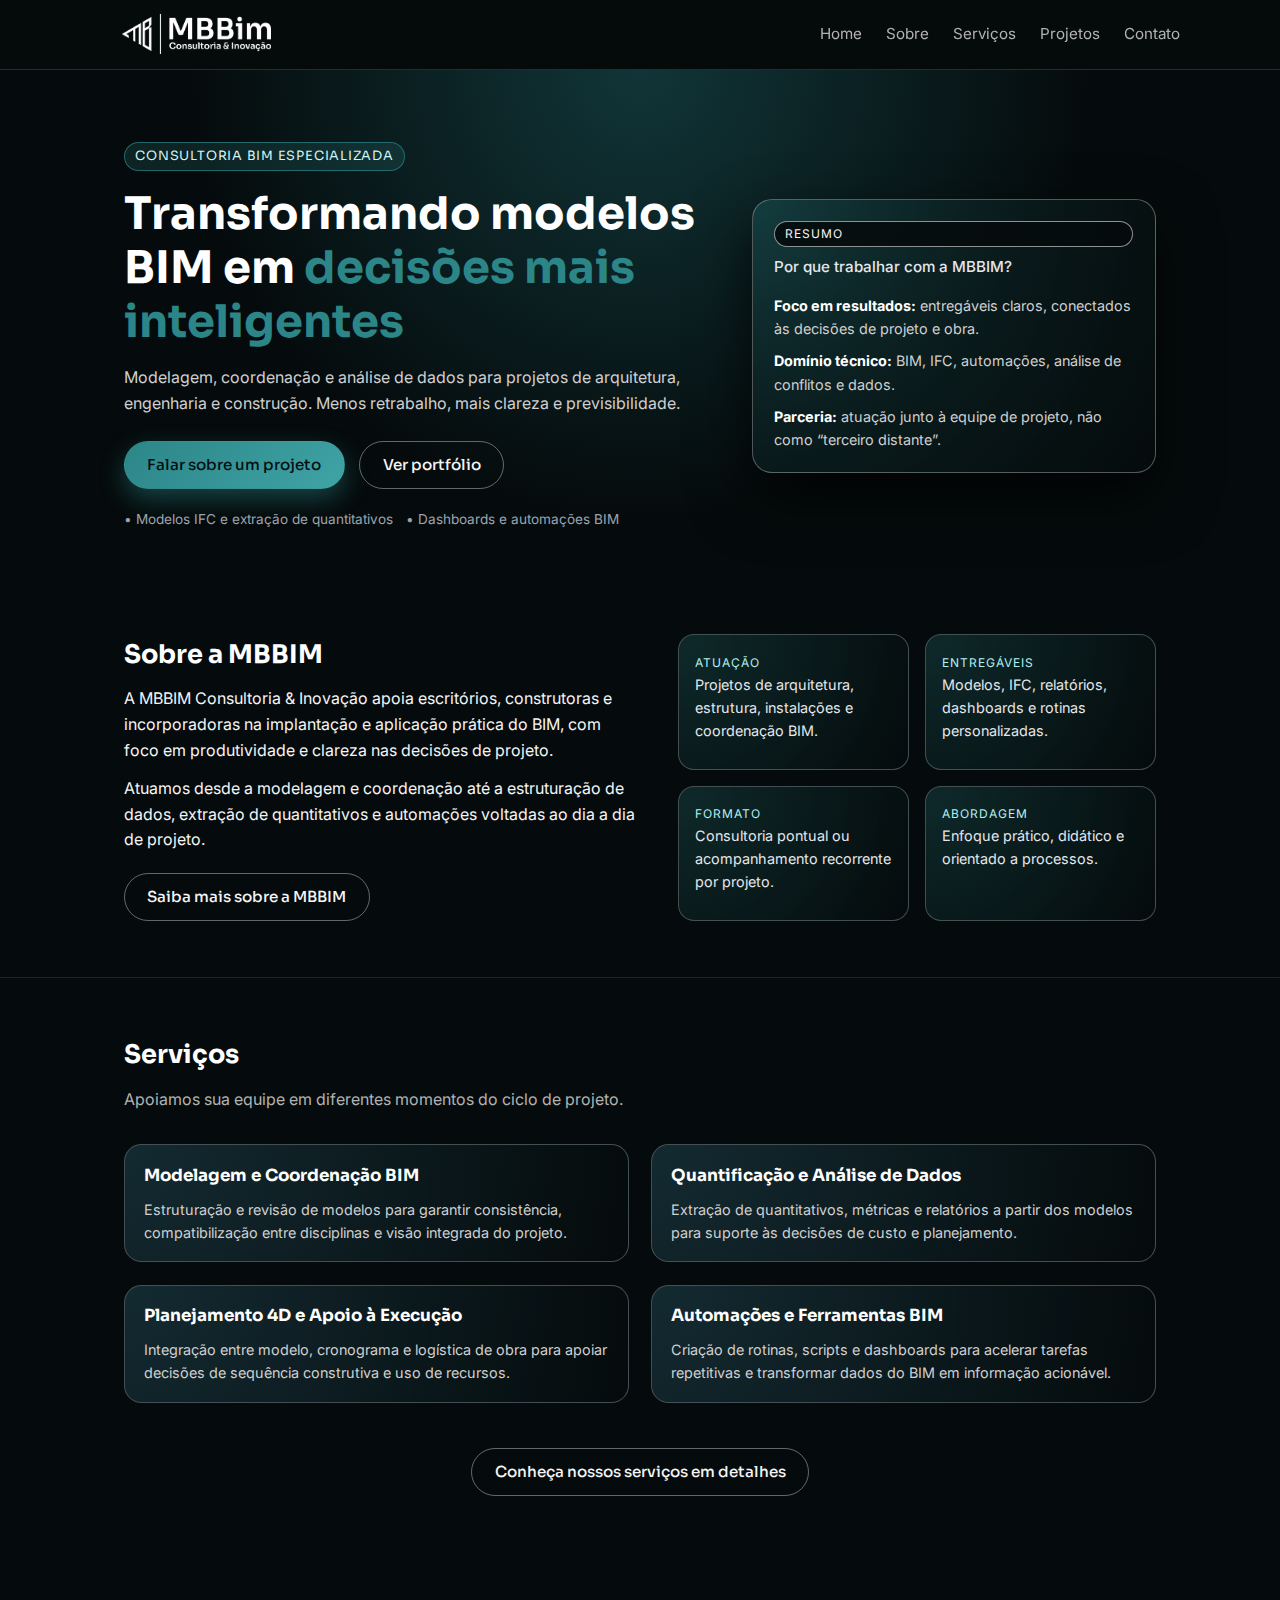
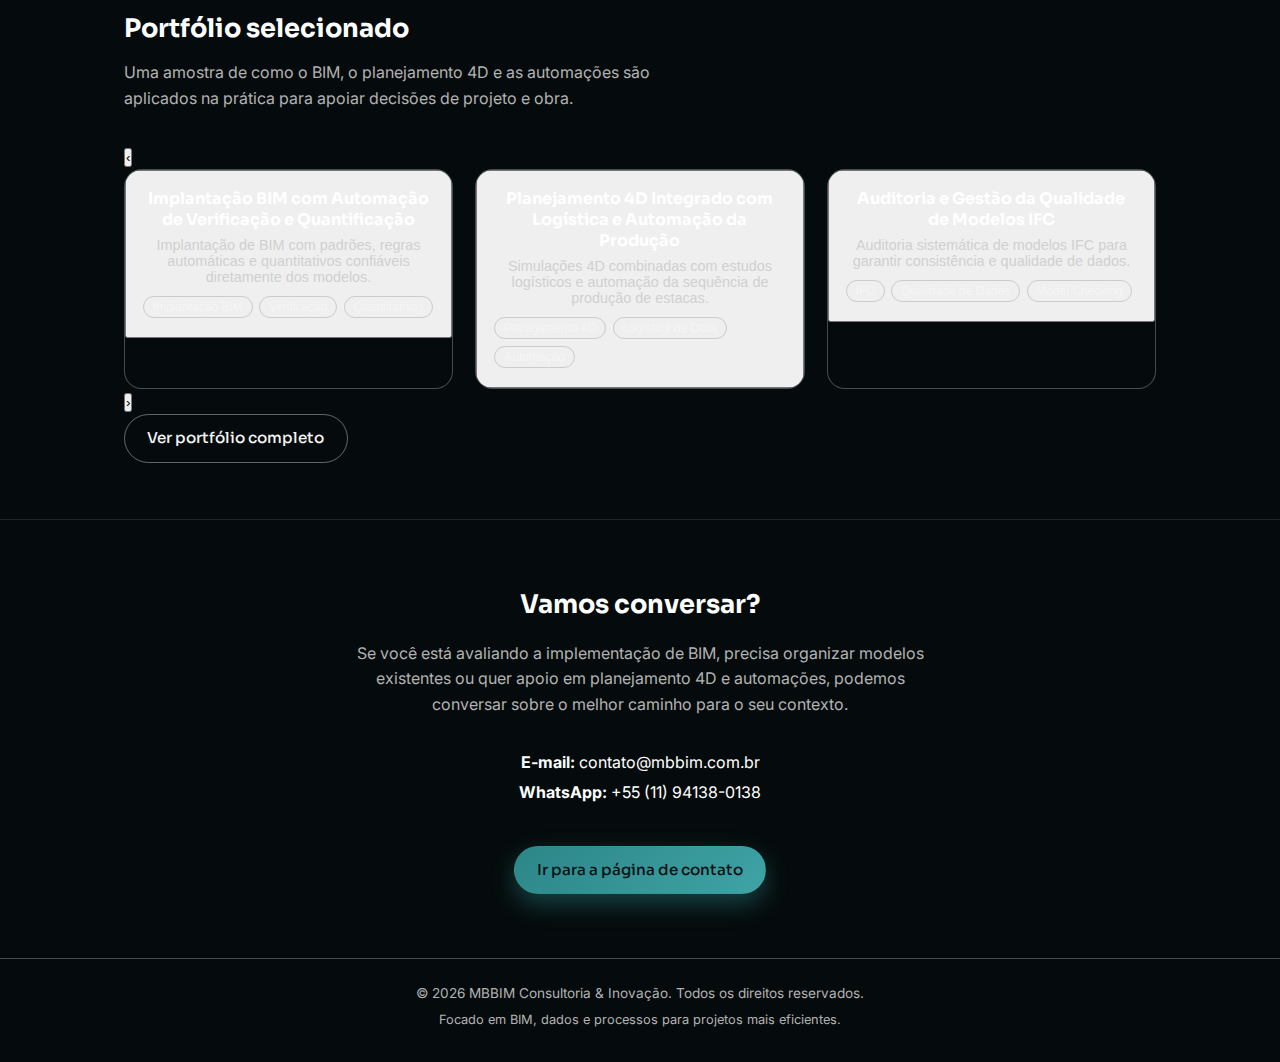
<file: index.html>
<!DOCTYPE html>
<html lang="pt-BR">
<head>
  <meta charset="UTF-8" />
  <meta name="viewport" content="width=device-width, initial-scale=1.0" />
  <title>MBBIM Consultoria & Inovação</title>
  <meta name="description" content="Consultoria BIM especializada em modelagem, coordenação, quantificação e automações para projetos de arquitetura, engenharia e construção.">
  <link rel="stylesheet" href="css/styles.css" />
  <link rel="preconnect" href="https://fonts.googleapis.com">
  <link rel="preconnect" href="https://fonts.gstatic.com" crossorigin>
  <link href="https://fonts.googleapis.com/css2?family=Inter:wght@300;400;500;600;700&family=Sora:wght@400;500;600;700&display=swap" rel="stylesheet">
</head>
<body>
  <!-- Navbar -->
  <header class="navbar">
    <div class="container nav-content">
      <div class="logo-area">
        <img src="img/logo-mbbim-branco.png" alt="MBBIM Consultoria &amp; Inovação" class="logo-img">
      </div>

      <button class="nav-toggle" aria-label="Abrir menu">
        ☰
      </button>

      <nav class="nav-links">
        <a href="index.html">Home</a>
        <a href="sobre.html">Sobre</a>
        <a href="servicos.html">Serviços</a>
        <a href="projetos.html">Projetos</a>
        <a href="contato.html">Contato</a>
      </nav>
    </div>
  </header>

  <!-- Hero -->
  <section class="hero" id="topo">
    <div class="container hero-grid">
      <div class="hero-text">
        <span class="hero-tag">Consultoria BIM especializada</span>
        <h1>
          Transformando modelos BIM em
          <span class="highlight">decisões mais inteligentes</span>
        </h1>
        <p>
          Modelagem, coordenação e análise de dados para projetos de arquitetura,
          engenharia e construção. Menos retrabalho, mais clareza e previsibilidade.
        </p>
        <div class="hero-actions">
          <a href="#contato" class="btn primary">Falar sobre um projeto</a>
          <a href="#portfolio" class="btn ghost">Ver portfólio</a>
        </div>
        <div class="hero-meta">
          <span>• Modelos IFC e extração de quantitativos</span>
          <span>• Dashboards e automações BIM</span>
        </div>
      </div>

      <div class="hero-card">
        <div class="hero-card-header">
          <span class="pill">Resumo</span>
          <span class="hero-card-title">Por que trabalhar com a MBBIM?</span>
        </div>
        <ul class="hero-list">
          <li>
            <strong>Foco em resultados:</strong>
            entregáveis claros, conectados às decisões de projeto e obra.
          </li>
          <li>
            <strong>Domínio técnico:</strong>
            BIM, IFC, automações, análise de conflitos e dados.
          </li>
          <li>
            <strong>Parceria:</strong>
            atuação junto à equipe de projeto, não como “terceiro distante”.
          </li>
        </ul>
      </div>
    </div>
  </section>

  <!-- Sobre -->
  <section class="section" id="sobre">
    <div class="container two-column">
      <div>
        <h2>Sobre a MBBIM</h2>
        <p>
          A MBBIM Consultoria &amp; Inovação apoia escritórios, construtoras e incorporadoras
          na implantação e aplicação prática do BIM, com foco em produtividade e clareza
          nas decisões de projeto.
        </p>
        <p>
          Atuamos desde a modelagem e coordenação até a estruturação de dados,
          extração de quantitativos e automações voltadas ao dia a dia de projeto.
        </p>
        <a href="sobre.html" class="btn ghost">
          Saiba mais sobre a MBBIM
        </a>
      </div>
      <div class="info-grid">
        <div class="info-card">
          <span class="info-label">Atuação</span>
          <p>Projetos de arquitetura, estrutura, instalações e coordenação BIM.</p>
        </div>
        <div class="info-card">
          <span class="info-label">Entregáveis</span>
          <p>Modelos, IFC, relatórios, dashboards e rotinas personalizadas.</p>
        </div>
        <div class="info-card">
          <span class="info-label">Formato</span>
          <p>Consultoria pontual ou acompanhamento recorrente por projeto.</p>
        </div>
        <div class="info-card">
          <span class="info-label">Abordagem</span>
          <p>Enfoque prático, didático e orientado a processos.</p>
        </div>
      </div>
    </div>
  </section>

  <!-- Serviços -->
  <section class="section section-alt" id="servicos">
    <div class="container">
      <h2>Serviços</h2>
      <p class="section-subtitle">
        Apoiamos sua equipe em diferentes momentos do ciclo de projeto.
      </p>
      <div class="cards-grid">
        <article class="service-card">
          <h3>Modelagem e Coordenação BIM</h3>
          <p>
            Estruturação e revisão de modelos para garantir consistência,
            compatibilização entre disciplinas e visão integrada do projeto.
          </p>
        </article>
        <article class="service-card">
          <h3>Quantificação e Análise de Dados</h3>
          <p>
            Extração de quantitativos, métricas e relatórios a partir dos modelos
            para suporte às decisões de custo e planejamento.
          </p>
        </article>
        <article class="service-card">
          <h3>Planejamento 4D e Apoio à Execução</h3>
          <p>
            Integração entre modelo, cronograma e logística de obra para apoiar
            decisões de sequência construtiva e uso de recursos.
          </p>
        </article>
        <article class="service-card">
          <h3>Automações e Ferramentas BIM</h3>
          <p>
            Criação de rotinas, scripts e dashboards para acelerar tarefas repetitivas
            e transformar dados do BIM em informação acionável.
          </p>
        </article>

        <a href="servicos.html" class="btn ghost">
          Conheça nossos serviços em detalhes
        </a>
      </div>
    </div>
  </section>

  <!-- Portfólio -->
  <section class="section" id="portfolio">
    <div class="container">
      <h2>Portfólio selecionado</h2>
      <p class="section-subtitle">
        Uma amostra de como o BIM, o planejamento 4D e as automações são aplicados na prática para apoiar decisões de projeto e obra.
      </p>

      <div class="portfolio-nav-wrapper">
        <button class="portfolio-arrow" id="portfolio-prev" aria-label="Projetos anteriores">
          ‹
        </button>

        <div class="portfolio-grid" id="portfolio-grid-home">
          <!-- preenchido via JS -->
        </div>

        <button class="portfolio-arrow" id="portfolio-next" aria-label="Próximos projetos">
          ›
        </button>
      </div>

      <div class="portfolio-cta">
        <a href="projetos.html" class="btn ghost">
          Ver portfólio completo
        </a>
      </div>
    </div>
  </section>

  <!-- Contato (CTA simples na home) -->
  <section class="section section-alt contact-cta-home" id="contato">
    <div class="container contact-cta-wrapper">
      <h2>Vamos conversar?</h2>
      <p class="section-subtitle">
        Se você está avaliando a implementação de BIM, precisa organizar modelos existentes ou quer apoio em planejamento 4D e automações, podemos conversar sobre o melhor caminho para o seu contexto.
      </p>

      <div class="cta-contact-info">
        <p><strong>E-mail:</strong> <a href="mailto:contato@mbbim.com.br">contato@mbbim.com.br</a></p>
        <p><strong>WhatsApp:</strong> <a href="https://wa.me/5511941380138" target="_blank" rel="noopener">+55 (11) 94138-0138</a></p>
      </div>

      <a href="contato.html" class="btn primary">
        Ir para a página de contato
      </a>
    </div>
  </section>

  <!-- Rodapé -->
  <footer class="footer">
    <div class="container footer-content">
      <p>© <span id="year"></span> MBBIM Consultoria &amp; Inovação. Todos os direitos reservados.</p>
      <p class="footer-secondary">
        Focado em BIM, dados e processos para projetos mais eficientes.
      </p>
    </div>
  </footer>

  <script>
    // ===========================
    // Ano no rodapé
    // ===========================
    const yearEl = document.getElementById("year");
    if (yearEl) {
      yearEl.textContent = new Date().getFullYear();
    }

    // ===========================
    // Menu mobile
    // ===========================
    const navToggle = document.querySelector(".nav-toggle");
    const navLinks = document.querySelector(".nav-links");
    if (navToggle && navLinks) {
      navToggle.addEventListener("click", () => {
        navLinks.classList.toggle("nav-open");
      });
    }

    // ===========================
    // PROJETOS (4 itens)
    // ===========================
    const PROJECTS = [
      {
        id: "implantacao-bim-automacao-quantitativos",
        title: "Implantação BIM com Automação de Verificação e Quantificação",
        shortDescription:
          "Implantação de BIM com padrões, regras automáticas e quantitativos confiáveis diretamente dos modelos.",
        image: "img/projetos/implantacao-bim-regras.png",
        tags: ["Implantação BIM", "Verificação", "Quantitativos"],
        detail:
          "Implantação de BIM em uma construtora, com definição de processos, padronização de parâmetros, criação de regras automáticas de verificação e estruturação de rotinas para extração de quantitativos confiáveis diretamente dos modelos.",
        bullets: [
          "Mapeamento de processos e diagnóstico de maturidade BIM.",
          "Padronização de modelos, parâmetros e classificações.",
          "Criação de regras automatizadas para verificação de qualidade.",
          "Estruturação de modelos para extração de quantitativos consistentes.",
          "Treinamento e acompanhamento da equipe no uso dos novos fluxos."
        ]
      },
      {
        id: "planejamento-4d-logistica-automacao",
        title: "Planejamento 4D Integrado com Logística e Automação da Produção",
        shortDescription:
          "Simulações 4D combinadas com estudos logísticos e automação da sequência de produção de estacas.",
        image: "img/projetos/simulacao-4d-logistica.png",
        tags: ["Planejamento 4D", "Logística de Obra", "Automação"],
        detail:
          "Desenvolvimento de simulações 4D combinadas com estudo logístico e automação da sequência de produção de estacas, permitindo testar cenários, antecipar interferências e melhorar a previsibilidade da obra.",
        bullets: [
          "Integração entre modelo BIM, cronograma e estratégias executivas.",
          "Simulações 4D para validação de sequências construtivas.",
          "Planejamento logístico de início de obra com modelagem de canteiro.",
          "Automação da lógica de produção de estacas com regras configuráveis.",
          "Comunicação visual do plano de ataque para equipes de obra."
        ]
      },
      {
        id: "auditoria-modelos-ifc",
        title: "Auditoria e Gestão da Qualidade de Modelos IFC",
        shortDescription:
          "Auditoria sistemática de modelos IFC para garantir consistência e qualidade de dados.",
        image: "img/projetos/auditoria-ifc.png",
        tags: ["IFC", "Qualidade de Dados", "Model Checking"],
        detail:
          "Auditoria completa de modelos IFC recebidos de múltiplos projetistas, com verificação de estrutura de dados, parâmetros, nomenclatura e consistência geométrica, garantindo modelos confiáveis para uso em coordenação e quantificação.",
        bullets: [
          "Definição de checklists e critérios de qualidade alinhados ao cliente.",
          "Verificação automática de parâmetros, hierarquias e classificações.",
          "Relatórios de inconsistências e priorização de correções.",
          "Padronização da estrutura IFC para uso em análises e dashboards.",
          "Acompanhamento de ajustes de modelagem com projetistas."
        ]
      },
      {
        id: "vdc-montagem-eletromecanica",
        title: "Aplicação de VDC em Montagem Eletromecânica",
        shortDescription:
          "Integração entre modelo, planejamento e logística na montagem eletromecânica de equipamento de grande porte.",
        image: "img/projetos/vdc-montagem-eletromecanica.png",
        tags: ["VDC", "Eletromecânica", "Planejamento 4D"],
        detail:
          "Aplicação de Virtual Design and Construction (VDC) na montagem eletromecânica de equipamento de grande porte, integrando modelo 3D, planejamento, logística e navegação em realidade virtual para comunicação do processo.",
        bullets: [
          "Preparação e organização do modelo 3D com milhares de componentes.",
          "Simulações de montagem e análise de interferências.",
          "Planejamento 4D integrado à estratégia executiva.",
          "Estudos de logística de içamento, montagem e acessos.",
          "Versões navegáveis do modelo para uso em realidade virtual."
        ]
      }
    ];

    // ===========================
    // Carrossel de Portfólio na HOME (3 cards, anda 1 por vez)
    // ===========================
    const portfolioGridHome = document.getElementById("portfolio-grid-home");
    const prevHome = document.getElementById("portfolio-prev");
    const nextHome = document.getElementById("portfolio-next");
    
    let portfolioStartIndex = 0;
    
    // decide quantos cards aparecem por vez (ajusta conforme preferir)
    function getVisibleCards() {
      return window.innerWidth <= 700 ? 2 : 3;
    }
    
    let VISIBLE_CARDS = getVisibleCards();
    
    window.addEventListener("resize", () => {
      VISIBLE_CARDS = getVisibleCards();
      renderHomePortfolio();
    });
    
    function renderHomePortfolio() {
      if (!portfolioGridHome) return;
    
      portfolioGridHome.innerHTML = "";
    
      for (let i = 0; i < VISIBLE_CARDS; i++) {
        const idx = (portfolioStartIndex + i) % PROJECTS.length;
        const project = PROJECTS[idx];
    
        const card = document.createElement("article");
        card.className = "portfolio-card";
    
        card.innerHTML = `
          <button class="portfolio-card-button" type="button" data-project-id="${project.id}">
            <div class="portfolio-body">
              <h3>${project.title}</h3>
              <p>${project.shortDescription}</p>
              <ul class="portfolio-tags">
                ${project.tags.map(tag => `<li>${tag}</li>`).join("")}
              </ul>
            </div>
          </button>
        `;
    
        portfolioGridHome.appendChild(card);
      }
    
      // clique em card → vai para a página de projetos com o item em destaque
      portfolioGridHome.querySelectorAll(".portfolio-card-button").forEach(btn => {
        btn.addEventListener("click", () => {
          const id = btn.getAttribute("data-project-id");
          window.location.href = `projetos.html?projeto=${encodeURIComponent(id)}`;
        });
      });
    }
    
    if (portfolioGridHome && prevHome && nextHome) {
      renderHomePortfolio();
    
      prevHome.addEventListener("click", () => {
        portfolioStartIndex = (portfolioStartIndex - 1 + PROJECTS.length) % PROJECTS.length;
        renderHomePortfolio();
      });
    
      nextHome.addEventListener("click", () => {
        portfolioStartIndex = (portfolioStartIndex + 1) % PROJECTS.length;
        renderHomePortfolio();
      });
    }
  </script>
</body>
</html>
</file>
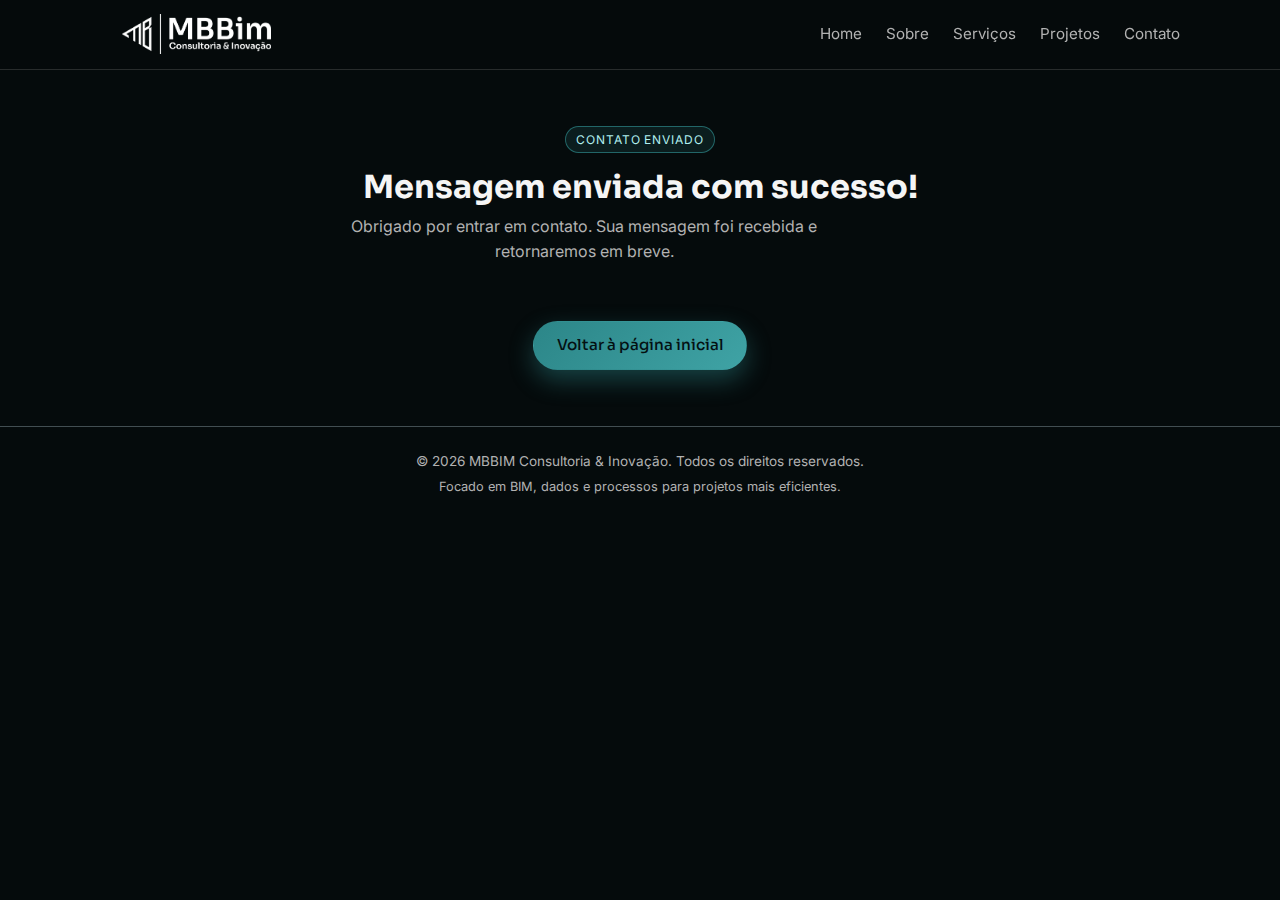
<file: contato-sucesso.html>
<!DOCTYPE html>
<html lang="pt-BR">
<head>
  <meta charset="UTF-8" />
  <meta name="viewport" content="width=device-width, initial-scale=1.0" />
  <title>Mensagem enviada | MBBIM</title>
  <link rel="stylesheet" href="css/styles.css" />
  <link rel="preconnect" href="https://fonts.googleapis.com">
  <link rel="preconnect" href="https://fonts.gstatic.com" crossorigin>
  <link href="https://fonts.googleapis.com/css2?family=Inter:wght@300;400;500;600;700&family=Sora:wght@400;500;600;700&display=swap" rel="stylesheet">
</head>

<body>
  <!-- Navbar padrão -->
  <header class="navbar">
    <div class="container nav-content">
      <div class="logo-area">
        <img src="img/logo-mbbim-branco.png" alt="MBBIM Consultoria & Inovação" class="logo-img">
      </div>
      <button class="nav-toggle" aria-label="Abrir menu">☰</button>
      <nav class="nav-links">
        <a href="index.html">Home</a>
        <a href="sobre.html">Sobre</a>
        <a href="servicos.html">Serviços</a>
        <a href="projetos.html">Projetos</a>
        <a href="contato.html">Contato</a>
      </nav>
    </div>
  </header>

  <!-- Sucesso -->
  <section class="section" style="text-align:center;">
    <div class="container" style="max-width:700px;margin:0 auto;">
      <span class="section-eyebrow">Contato enviado</span>
      <h1>Mensagem enviada com sucesso!</h1>
      <p class="section-subtitle">
        Obrigado por entrar em contato. Sua mensagem foi recebida e retornaremos em breve.
      </p>

      <a href="index.html" class="btn primary" style="margin-top:1.5rem;">
        Voltar à página inicial
      </a>
    </div>
  </section>

  <!-- Rodapé -->
  <footer class="footer">
    <div class="container footer-content">
      <p>© <span id="year"></span> MBBIM Consultoria &amp; Inovação. Todos os direitos reservados.</p>
      <p class="footer-secondary">Focado em BIM, dados e processos para projetos mais eficientes.</p>
    </div>
  </footer>

  <script>
    document.getElementById("year").textContent = new Date().getFullYear();

    const navToggle = document.querySelector(".nav-toggle");
    const navLinks = document.querySelector(".nav-links");
    if (navToggle) {
      navToggle.addEventListener("click", () => navLinks.classList.toggle("nav-open"));
    }
  </script>
</body>
</html>
</file>
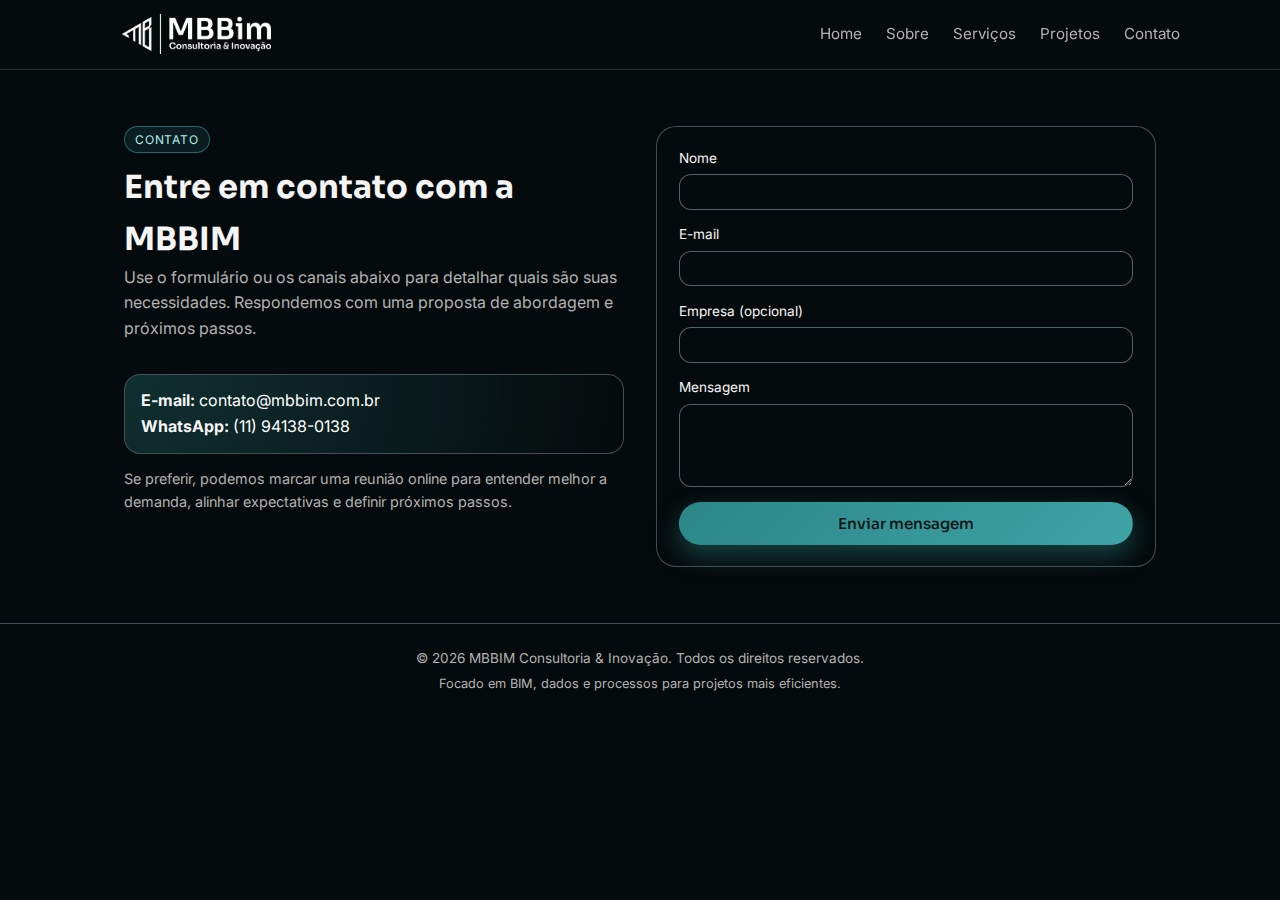
<file: contato.html>
<!DOCTYPE html>
<html lang="pt-BR">
<head>
  <meta charset="UTF-8" />
  <meta name="viewport" content="width=device-width, initial-scale=1.0" />
  <title>Contato | MBBIM Consultoria & Inovação</title>
  <meta name="description" content="Entre em contato com a MBBim Consultoria & Inovação para falar sobre projetos, consultorias BIM, planejamento 4D e automações.">
  <link rel="stylesheet" href="css/styles.css" />
  <link rel="preconnect" href="https://fonts.googleapis.com">
  <link rel="preconnect" href="https://fonts.gstatic.com" crossorigin>
  <link href="https://fonts.googleapis.com/css2?family=Inter:wght@300;400;500;600;700&family=Sora:wght@400;500;600;700&display=swap" rel="stylesheet">
</head>
<body>
  <!-- Navbar -->
  <header class="navbar">
    <div class="container nav-content">
      <div class="logo-area">
        <img src="img/logo-mbbim-branco.png" alt="MBBIM Consultoria &amp; Inovação" class="logo-img">
      </div>

      <button class="nav-toggle" aria-label="Abrir menu">
        ☰
      </button>

      <nav class="nav-links">
        <a href="index.html">Home</a>
        <a href="sobre.html">Sobre</a>
        <a href="servicos.html">Serviços</a>
        <a href="projetos.html">Projetos</a>
        <a href="contato.html">Contato</a>
      </nav>
    </div>
  </header>

  <main>
    <section class="section" id="contato">
      <div class="container contact-grid">
        <div>
          <span class="section-eyebrow">Contato</span>
          <h1>Entre em contato com a MBBIM</h1>
          <p class="section-subtitle">
            Use o formulário ou os canais abaixo para detalhar quais são suas necessidades.
            Respondemos com uma proposta de abordagem e próximos passos.
          </p>

          <div class="contact-highlight">
            <p><strong>E-mail:</strong> <a href="mailto:contato@mbbim.com.br">contato@mbbim.com.br</a></p>
            <p><strong>WhatsApp:</strong> <a href="https://wa.me/5511941380138" target="_blank" rel="noopener">(11) 94138-0138</a></p>
          </div>

          <p class="contact-note">
            Se preferir, podemos marcar uma reunião online para entender melhor a demanda,
            alinhar expectativas e definir próximos passos.
          </p>
        </div>

        <form id="contact-form" class="contact-form">
          <div class="field">
              <label for="nome">Nome</label>
              <input type="text" id="nome" name="nome" required />
          </div>
        
          <div class="field">
              <label for="email">E-mail</label>
              <input type="email" id="email" name="email" required />
          </div>
        
          <div class="field">
              <label for="empresa">Empresa (opcional)</label>
              <input type="text" id="empresa" name="empresa" />
          </div>
        
          <div class="field">
              <label for="mensagem">Mensagem</label>
              <textarea id="mensagem" name="mensagem" rows="4" required></textarea>
          </div>
        
          <button type="submit" class="btn primary full">Enviar mensagem</button>
        </form>
      </div>
    </section>
  </main>

  <footer class="footer">
    <div class="container footer-content">
      <p>© <span id="year"></span> MBBIM Consultoria &amp; Inovação. Todos os direitos reservados.</p>
      <p class="footer-secondary">
        Focado em BIM, dados e processos para projetos mais eficientes.
      </p>
    </div>
  </footer>

  <script>
    // Ano no rodapé
    const yearEl = document.getElementById("year");
    if (yearEl) {
      yearEl.textContent = new Date().getFullYear();
    }
  
    // Menu mobile
    const navToggle = document.querySelector(".nav-toggle");
    const navLinks = document.querySelector(".nav-links");
    if (navToggle && navLinks) {
      navToggle.addEventListener("click", () => {
        navLinks.classList.toggle("nav-open");
      });
    }
  
    // Formulário de contato → Formspree + redirecionar para contato-sucesso.html
    (function () {
      const form = document.getElementById("contact-form");
      if (!form) return; // se a página não tiver formulário, não faz nada
  
      form.addEventListener("submit", async function (e) {
        e.preventDefault(); // evita envio padrão / redirecionamento do navegador
  
        const data = new FormData(form);
        const submitButton = form.querySelector('button[type="submit"]');
        const originalText = submitButton ? submitButton.textContent : null;
  
        if (submitButton) {
          submitButton.disabled = true;
          submitButton.textContent = "Enviando...";
        }
  
        try {
          const response = await fetch("https://formspree.io/f/mrbvqjqo", {
            method: "POST",
            body: data,
            headers: { "Accept": "application/json" },
          });
  
          if (response.ok) {
            // redireciona para a página de sucesso da MBBIM
            window.location.href = "contato-sucesso.html";
          } else {
            alert("Não foi possível enviar sua mensagem. Tente novamente em alguns instantes.");
            if (submitButton && originalText) {
              submitButton.disabled = false;
              submitButton.textContent = originalText;
            }
          }
        } catch (err) {
          alert("Ocorreu um erro de conexão ao enviar o formulário. Verifique sua internet e tente novamente.");
          if (submitButton && originalText) {
            submitButton.disabled = false;
            submitButton.textContent = originalText;
          }
        }
      });
    })();
  </script>
</body>
</html>
</file>
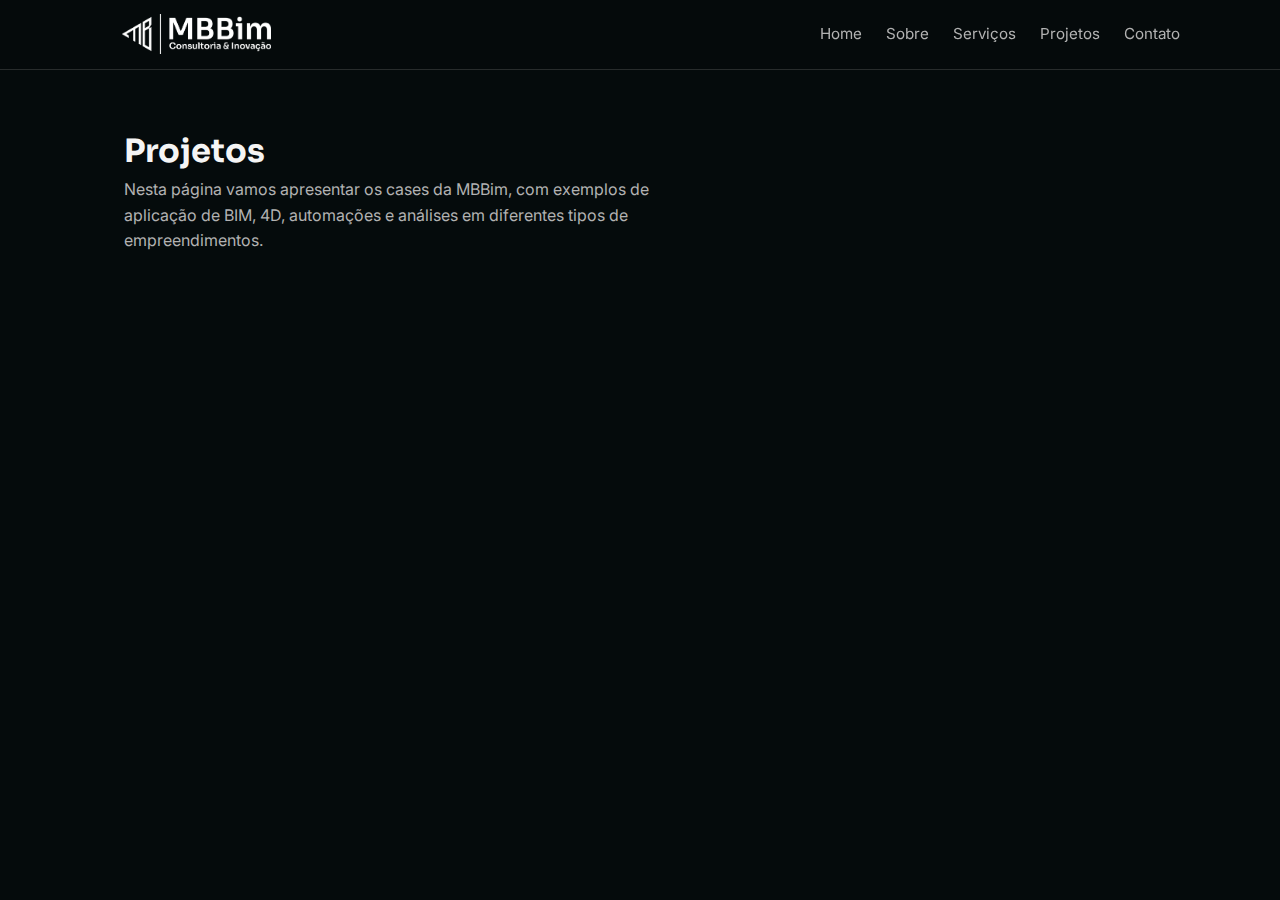
<file: projeto.html>
<!DOCTYPE html>
<html lang="pt-BR">
<head>
  <meta charset="UTF-8">
  <title>Projetos | MBBim Consultoria &amp; Inovação</title>
  <meta name="viewport" content="width=device-width, initial-scale=1.0">
  <link rel="stylesheet" href="css/styles.css">
  <link rel="preconnect" href="https://fonts.googleapis.com">
  <link rel="preconnect" href="https://fonts.gstatic.com" crossorigin>
  <link href="https://fonts.googleapis.com/css2?family=Inter:wght@300;400;500;600;700&family=Sora:wght@400;500;600;700&display=swap" rel="stylesheet">
</head>
<body>

  <!-- navbar igual -->
  <header class="navbar">
    <div class="container nav-content">
      <div class="logo-area">
        <img src="img/logo-mbbim-branco.png" alt="MBBim Consultoria &amp; Inovação" class="logo-img">
      </div>
      <button class="nav-toggle" aria-label="Abrir menu">
        ☰
      </button>
      <nav class="nav-links">
        <a href="index.html">Home</a>
        <a href="sobre.html">Sobre</a>
        <a href="servicos.html">Serviços</a>
        <a href="projetos.html">Projetos</a>
        <a href="contato.html">Contato</a>
      </nav>
    </div>
  </header>

  <main>
    <section class="section">
      <div class="container">
        <h1>Projetos</h1>
        <p class="section-subtitle">
          Nesta página vamos apresentar os cases da MBBim, com exemplos de aplicação de BIM, 4D, automações e
          análises em diferentes tipos de empreendimentos.
        </p>
      </div>
    </section>
  </main>

</body>
</html>
</file>
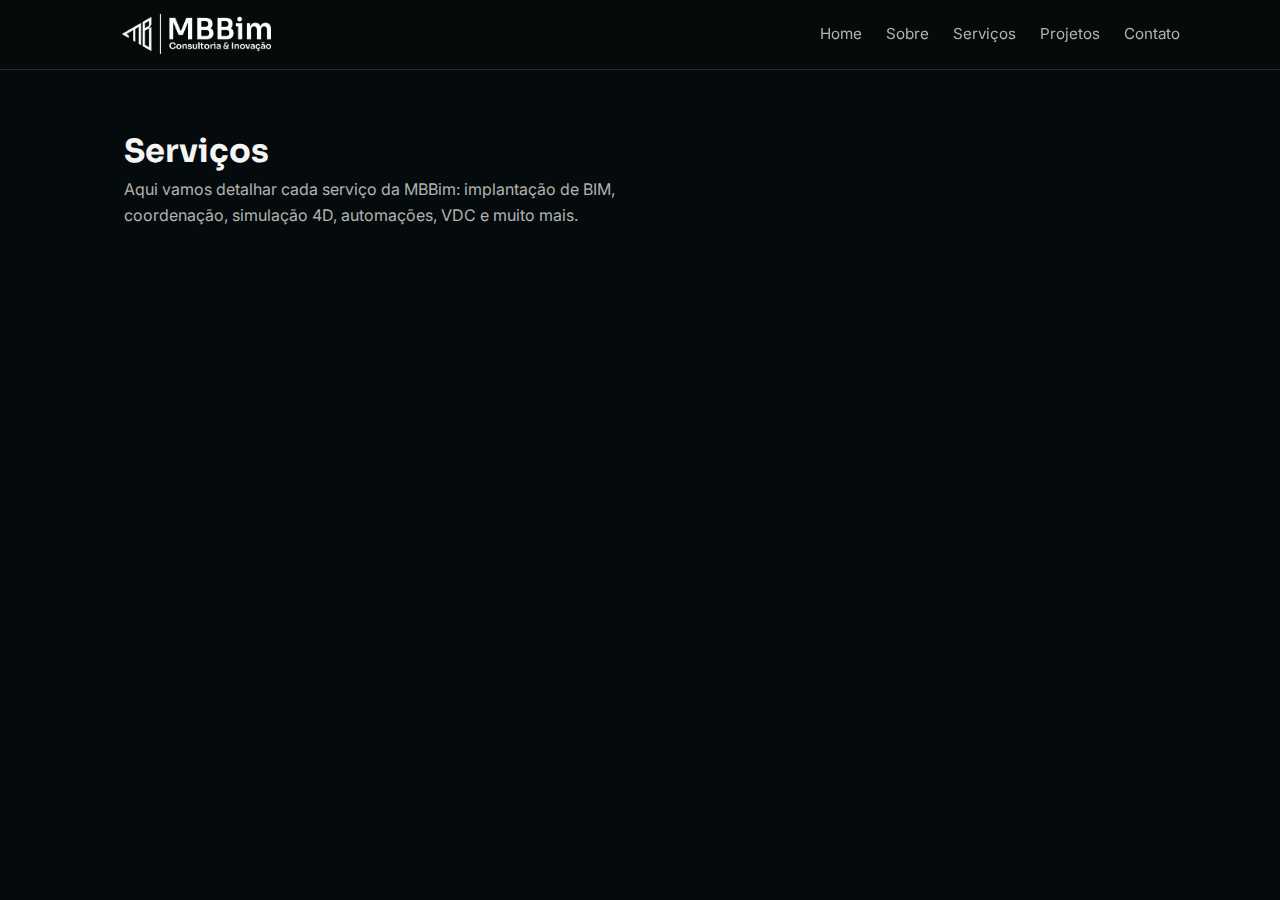
<file: servicos.html>
<!DOCTYPE html>
<html lang="pt-BR">
<head>
  <meta charset="UTF-8">
  <title>Serviços | MBBim Consultoria &amp; Inovação</title>
  <meta name="viewport" content="width=device-width, initial-scale=1.0">
  <link rel="stylesheet" href="css/styles.css">
  <link rel="preconnect" href="https://fonts.googleapis.com">
  <link rel="preconnect" href="https://fonts.gstatic.com" crossorigin>
  <link href="https://fonts.googleapis.com/css2?family=Inter:wght@300;400;500;600;700&family=Sora:wght@400;500;600;700&display=swap" rel="stylesheet">
</head>
<body>

  <!-- navbar igual -->
  <header class="navbar">
    <div class="container nav-content">
      <div class="logo-area">
        <img src="img/logo-mbbim-branco.png" alt="MBBim Consultoria &amp; Inovação" class="logo-img">
      </div>
      <button class="nav-toggle" aria-label="Abrir menu">
        ☰
      </button>
      <nav class="nav-links">
        <a href="index.html">Home</a>
        <a href="sobre.html">Sobre</a>
        <a href="servicos.html">Serviços</a>
        <a href="projetos.html">Projetos</a>
        <a href="contato.html">Contato</a>
      </nav>
    </div>
  </header>

  <main>
    <section class="section">
      <div class="container">
        <h1>Serviços</h1>
        <p class="section-subtitle">
          Aqui vamos detalhar cada serviço da MBBim: implantação de BIM, coordenação, simulação 4D, automações,
          VDC e muito mais.
        </p>

        <!-- depois entra o conteúdo real com base no PDF de serviços -->
      </div>
    </section>
  </main>

</body>
</html>
</file>
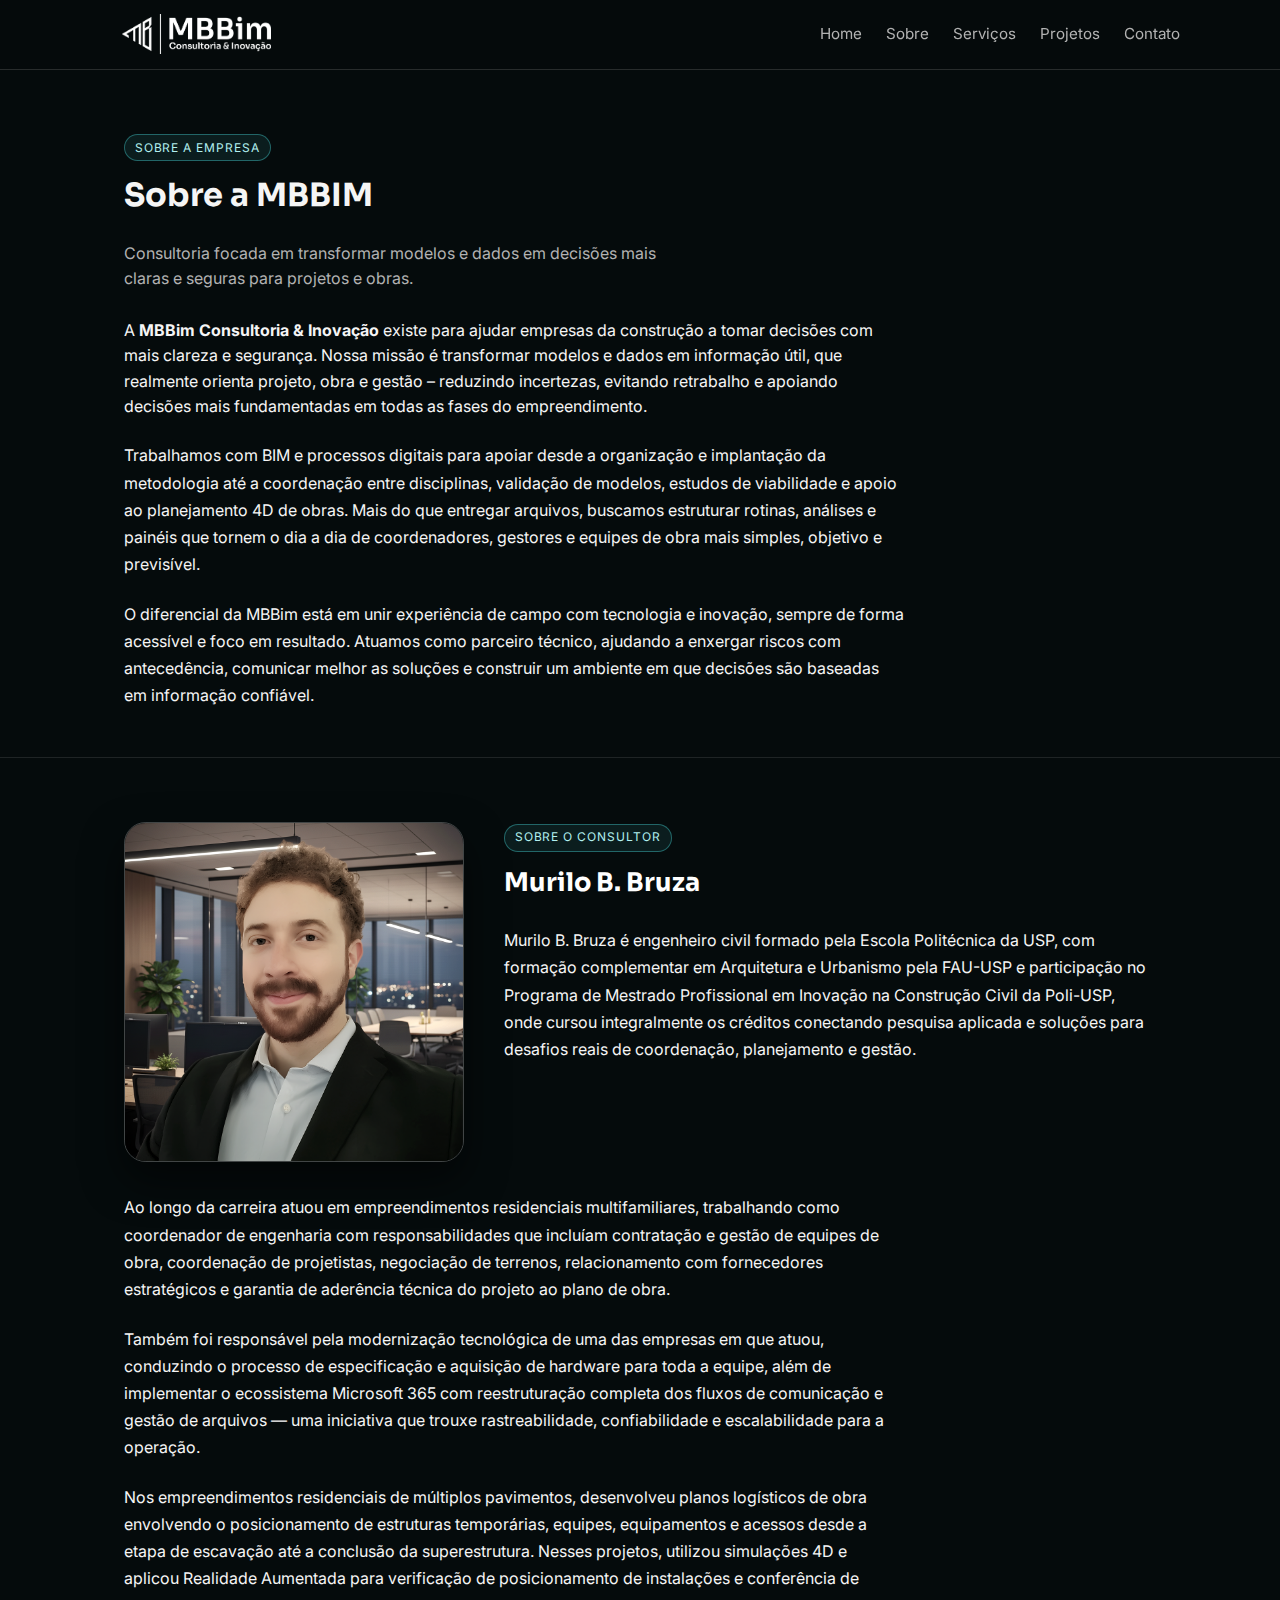
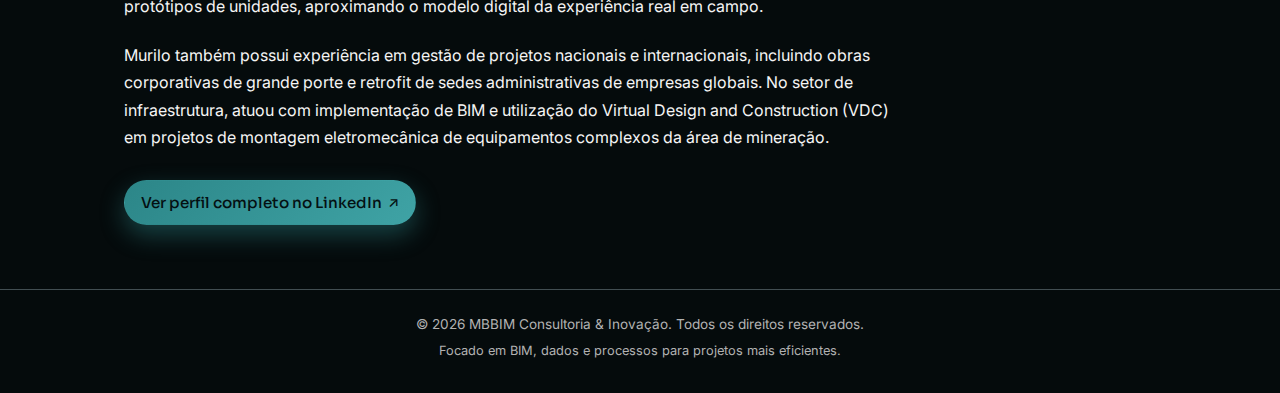
<file: sobre.html>
<!DOCTYPE html>
<html lang="pt-BR">
<head>
  <meta charset="UTF-8" />
  <meta name="viewport" content="width=device-width, initial-scale=1.0" />
  <title>Sobre | MBBIM Consultoria & Inovação</title>
  <meta name="description" content="Saiba mais sobre a MBBim Consultoria & Inovação e a trajetória de Murilo B. Bruza na aplicação prática de BIM, dados e processos digitais na construção civil.">
  <link rel="stylesheet" href="css/styles.css" />
  <link rel="preconnect" href="https://fonts.googleapis.com">
  <link rel="preconnect" href="https://fonts.gstatic.com" crossorigin>
  <link href="https://fonts.googleapis.com/css2?family=Inter:wght@300;400;500;600;700&family=Sora:wght@400;500;600;700&display=swap" rel="stylesheet">
</head>
<body>
  <!-- Navbar -->
  <header class="navbar">
    <div class="container nav-content">
      <div class="logo-area">
        <img src="img/logo-mbbim-branco.png" alt="MBBIM Consultoria &amp; Inovação" class="logo-img">
      </div>

      <button class="nav-toggle" aria-label="Abrir menu">
        ☰
      </button>

      <nav class="nav-links">
        <a href="index.html">Home</a>
        <a href="sobre.html">Sobre</a>
        <a href="servicos.html">Serviços</a>
        <a href="projetos.html">Projetos</a>
        <a href="contato.html">Contato</a>
      </nav>
    </div>
  </header>

  <main>
    <!-- SOBRE A MBBIM -->
    <section class="section" id="sobre-mbbim">
      <div class="container narrow">
        <span class="section-eyebrow">Sobre a empresa</span>
        <h1>Sobre a MBBIM</h1>
        <p class="section-subtitle">
          Consultoria focada em transformar modelos e dados em decisões mais claras e seguras para projetos e obras.
        </p>

        <div class="about-company about-company-detailed">
          <p>
            A <strong>MBBim Consultoria &amp; Inovação</strong> existe para ajudar empresas da construção
            a tomar decisões com mais clareza e segurança. Nossa missão é transformar modelos e dados em
            informação útil, que realmente orienta projeto, obra e gestão – reduzindo incertezas, evitando
            retrabalho e apoiando decisões mais fundamentadas em todas as fases do empreendimento.
          </p>

          <p>
            Trabalhamos com BIM e processos digitais para apoiar desde a organização e implantação da
            metodologia até a coordenação entre disciplinas, validação de modelos, estudos de viabilidade
            e apoio ao planejamento 4D de obras. Mais do que entregar arquivos, buscamos estruturar rotinas,
            análises e painéis que tornem o dia a dia de coordenadores, gestores e equipes de obra mais
            simples, objetivo e previsível.
          </p>

          <p>
            O diferencial da MBBim está em unir experiência de campo com tecnologia e inovação, sempre de
            forma acessível e foco em resultado. Atuamos como parceiro técnico, ajudando a enxergar riscos
            com antecedência, comunicar melhor as soluções e construir um ambiente em que decisões são
            baseadas em informação confiável.
          </p>
        </div>
      </div>
    </section>

        <!-- SOBRE MURILO BRUZA -->
    <section class="section section-alt" id="sobre-murilo">
      <div class="container">
        <div class="about-grid">
          <!-- Foto -->
          <div class="about-photo">
            <img src="img/murilo-bruza.png"
                 alt="Murilo B. Bruza – Consultor BIM"
                 class="about-avatar">
          </div>

          <!-- Cabeçalho + formação (lado direito da foto) -->
          <div class="about-header">
            <span class="about-eyebrow">Sobre o consultor</span>
            <h2>Murilo B. Bruza</h2>

            <p>
              Murilo B. Bruza é engenheiro civil formado pela Escola Politécnica da USP, com formação
              complementar em Arquitetura e Urbanismo pela FAU-USP e participação no Programa de Mestrado
              Profissional em Inovação na Construção Civil da Poli-USP, onde cursou integralmente os créditos
              conectando pesquisa aplicada e soluções para desafios reais de coordenação, planejamento e gestão.
            </p>
          </div>
        </div>

        <!-- Demais parágrafos abaixo de foto + formação -->
        <div class="about-text-long">
          <p>
            Ao longo da carreira atuou em empreendimentos residenciais multifamiliares, trabalhando como
            coordenador de engenharia com responsabilidades que incluíam contratação e gestão de equipes de obra,
            coordenação de projetistas, negociação de terrenos, relacionamento com fornecedores estratégicos e
            garantia de aderência técnica do projeto ao plano de obra.
          </p>

          <p>
            Também foi responsável pela modernização tecnológica de uma das empresas em que atuou, conduzindo o
            processo de especificação e aquisição de hardware para toda a equipe, além de implementar o
            ecossistema Microsoft 365 com reestruturação completa dos fluxos de comunicação e gestão de arquivos 
            — uma iniciativa que trouxe rastreabilidade, confiabilidade e escalabilidade para a operação.
          </p>

          <p>
            Nos empreendimentos residenciais de múltiplos pavimentos, desenvolveu planos logísticos de obra
            envolvendo o posicionamento de estruturas temporárias, equipes, equipamentos e acessos desde a etapa
            de escavação até a conclusão da superestrutura. Nesses projetos, utilizou simulações 4D e aplicou
            Realidade Aumentada para verificação de posicionamento de instalações e conferência de protótipos de
            unidades, aproximando o modelo digital da experiência real em campo.
          </p>

          <p>
            Murilo também possui experiência em gestão de projetos nacionais e internacionais, incluindo obras
            corporativas de grande porte e retrofit de sedes administrativas de empresas globais. No setor de 
            infraestrutura, atuou com implementação de BIM e utilização do Virtual Design and Construction (VDC) 
            em projetos de montagem eletromecânica de equipamentos complexos da área de mineração.
          </p>

          <a href="https://www.linkedin.com/in/murilobruza/"
             target="_blank"
             rel="noopener"
             class="btn primary about-linkedin">
            Ver perfil completo no LinkedIn
          </a>
        </div>
      </div>
    </section>
  </main>

  <!-- Rodapé simples (opcional, pode reutilizar o do index se quiser) -->
  <footer class="footer">
    <div class="container footer-content">
      <p>© <span id="year"></span> MBBIM Consultoria &amp; Inovação. Todos os direitos reservados.</p>
      <p class="footer-secondary">
        Focado em BIM, dados e processos para projetos mais eficientes.
      </p>
    </div>
  </footer>

  <script>
    // Ano automático no rodapé
    document.getElementById("year").textContent = new Date().getFullYear();

    // Toggle menu mobile
    const navToggle = document.querySelector(".nav-toggle");
    const navLinks = document.querySelector(".nav-links");

    navToggle.addEventListener("click", () => {
      navLinks.classList.toggle("nav-open");
    });
  </script>
</body>
</html>
</file>
<file: css/styles.css>
/* Reset básico */
*,
*::before,
*::after {
    box-sizing: border-box;
    margin: 0;
    padding: 0;
}

body {
    font-family: "Inter", system-ui, -apple-system, BlinkMacSystemFont, "Segoe UI", sans-serif;
    color: #f5f5f5;
    background-color: #050b0c;
    line-height: 1.6;
}

/* Layout base */
.container {
    width: 100%;
    max-width: 1080px;
    padding: 0 1.5rem;
    margin: 0 auto;
}

/* Tipografia de marca */
h1,
h2,
h3,
.hero-tag,
.btn,
.logo-text-brand {
    font-family: "Sora", "Inter", system-ui, -apple-system, BlinkMacSystemFont, "Segoe UI", sans-serif;
}

/* Navbar */
.navbar {
    position: sticky;
    top: 0;
    z-index: 50;
    backdrop-filter: blur(16px);
    background: rgba(5, 11, 12, 0.92);
    border-bottom: 1px solid rgba(178, 178, 178, 0.2);
}

.nav-content {
    display: flex;
    align-items: center;
    justify-content: space-between;
    padding: 0.9rem 0;
}

.logo-area {
    display: flex;
    align-items: center;
}

.logo-img {
    height: 40px;
    width: auto;
}

/* se um dia quiser texto junto do logo, dá pra usar essa classe */
.logo-text-brand {
    margin-left: 0.6rem;
    font-weight: 600;
    font-size: 1rem;
    color: #ffffff;
}

.nav-links {
    display: flex;
    gap: 1.5rem;
    align-items: center;
}

.nav-links a {
    color: #b2b2b2;
    text-decoration: none;
    font-size: 0.95rem;
    font-weight: 400;
    transition: color 0.2s ease, opacity 0.2s ease;
}

.nav-links a:hover {
    color: #ffffff;
}

.nav-toggle {
    display: none;
    background: none;
    border: none;
    font-size: 1.6rem;
    color: #f5f5f5;
    cursor: pointer;
}

/* Hero */
.hero {
    padding: 4.5rem 0 3rem;
    background: radial-gradient(circle at top, #113538 0, #050b0c 55%);
    color: #f5f5f5;
}

.hero-grid {
    display: grid;
    grid-template-columns: minmax(0, 1.6fr) minmax(0, 1.1fr);
    gap: 2.5rem;
    align-items: center;
}

.hero-tag {
    display: inline-flex;
    align-items: center;
    gap: 0.4rem;
    padding: 0.2rem 0.65rem;
    border-radius: 999px;
    font-size: 0.8rem;
    letter-spacing: 0.06em;
    text-transform: uppercase;
    color: #d3f4f4;
    background: rgba(44, 134, 136, 0.2);
    border: 1px solid rgba(44, 134, 136, 0.7);
}

.hero h1 {
    margin-top: 1.1rem;
    font-size: clamp(2rem, 2.8vw + 1.2rem, 2.8rem);
    line-height: 1.2;
    color: #ffffff;
}

.hero h1 .highlight {
    color: #2c8688;
}

.hero p {
    margin-top: 1rem;
    color: #d0d0d0;
    font-size: 1rem;
}

.hero-actions {
    margin-top: 1.5rem;
    display: flex;
    flex-wrap: wrap;
    gap: 0.9rem;
}

.hero-meta {
    margin-top: 1.2rem;
    display: flex;
    flex-wrap: wrap;
    gap: 0.8rem;
    font-size: 0.85rem;
    color: #9ca3af;
}

/* Botões */
.btn {
    display: inline-flex;
    align-items: center;
    justify-content: center;
    cursor: pointer;
    border-radius: 999px;
    padding: 0.7rem 1.4rem;
    font-size: 0.95rem;
    font-weight: 500;
    text-decoration: none;
    border: 1px solid transparent;
    transition: transform 0.1s ease, box-shadow 0.15s ease, background 0.2s ease,
        border-color 0.2s ease, color 0.2s ease;
    white-space: nowrap;
}

.btn.primary {
    background: linear-gradient(135deg, #2c8688, #3fa3a5);
    color: #041012;
    box-shadow: 0 10px 25px rgba(44, 134, 136, 0.45);
}

.btn.primary:hover {
    transform: translateY(-1px);
    box-shadow: 0 16px 35px rgba(44, 134, 136, 0.6);
}

.btn.ghost {
    background: transparent;
    color: #f5f5f5;
    border-color: rgba(178, 178, 178, 0.55);
}

.btn.ghost:hover {
    background: rgba(5, 11, 12, 0.95);
    border-color: #ffffff;
}

.btn.full {
    width: 100%;
}

/* Hero card */
.hero-card {
    background: radial-gradient(circle at top left, rgba(44, 134, 136, 0.25), #050b0c);
    border-radius: 1.25rem;
    border: 1px solid rgba(178, 178, 178, 0.45);
    padding: 1.3rem 1.35rem;
    box-shadow: 0 24px 60px rgba(0, 0, 0, 0.75);
}

.hero-card-header {
    display: flex;
    flex-direction: column;
    gap: 0.5rem;
    margin-bottom: 0.9rem;
}

.pill {
    display: inline-flex;
    padding: 0.16rem 0.6rem;
    border-radius: 999px;
    font-size: 0.75rem;
    text-transform: uppercase;
    letter-spacing: 0.08em;
    background: rgba(5, 11, 12, 0.9);
    color: #f5f5f5;
    border: 1px solid rgba(178, 178, 178, 0.8);
}

.hero-card-title {
    font-size: 0.95rem;
    color: #e5e7eb;
    font-weight: 500;
}

.hero-list {
    list-style: none;
    display: grid;
    gap: 0.6rem;
    font-size: 0.9rem;
    color: #d0d0d0;
}

.hero-list li strong {
    color: #ffffff;
}

/* Seções genéricas */
.section {
    padding: 3.5rem 0;
    background: #050b0c;
    color: #f5f5f5;
}

.section-alt {
    background: #050b0c;
    border-top: 1px solid rgba(178, 178, 178, 0.15);
}

.section h2 {
    font-size: 1.6rem;
    margin-bottom: 0.7rem;
    color: #ffffff;
}

.section-subtitle {
    margin-bottom: 2rem;
    color: #b2b2b2;
    max-width: 540px;
}

/* Sobre */
.two-column {
    display: grid;
    grid-template-columns: minmax(0, 1.4fr) minmax(0, 1.3fr);
    gap: 2.5rem;
}

.two-column p + p {
    margin-top: 0.8rem;
}

.info-grid {
    display: grid;
    grid-template-columns: repeat(2, minmax(0, 1fr));
    gap: 1rem;
}

.info-card {
    border-radius: 1rem;
    border: 1px solid rgba(73, 85, 90, 0.9);
    background: radial-gradient(circle at top left, rgba(44, 134, 136, 0.25), #050b0c);
    padding: 0.9rem 1rem;
    font-size: 0.9rem;
    color: #e5e7eb;
}

.info-label {
    font-size: 0.75rem;
    text-transform: uppercase;
    letter-spacing: 0.08em;
    color: #b2f0f0;
}

/* Serviços */
.cards-grid {
    display: grid;
    grid-template-columns: repeat(2, minmax(0, 1fr));
    gap: 1.4rem;
}

.service-card {
    border-radius: 1.1rem;
    border: 1px solid rgba(73, 85, 90, 0.9);
    background: radial-gradient(circle at top left, rgba(30, 64, 75, 0.6), #050b0c);
    padding: 1.1rem 1.2rem;
}

.service-card h3 {
    font-size: 1.05rem;
    margin-bottom: 0.5rem;
    color: #ffffff;
}

.service-card p {
    font-size: 0.9rem;
    color: #d0d0d0;
}

/* Portfólio */
.portfolio-grid {
    display: grid;
    grid-template-columns: repeat(3, minmax(0, 1fr));
    gap: 1.4rem;
}

.portfolio-card {
    border-radius: 1.1rem;
    border: 1px solid rgba(73, 85, 90, 0.9);
    background: #050b0c;
    overflow: hidden;
    display: flex;
    flex-direction: column;
}

.portfolio-thumb {
    height: 150px;
    background-size: cover;
    background-position: center;
    background-repeat: no-repeat;
}

.portfolio-thumb.placeholder {
    display: flex;
    align-items: center;
    justify-content: center;
    background: radial-gradient(circle at top, rgba(44, 134, 136, 0.5), #050b0c);
    color: #d0d0d0;
    font-size: 0.8rem;
    text-transform: uppercase;
    letter-spacing: 0.08em;
}

.portfolio-body {
    padding: 1rem 1rem 1.1rem;
}

.portfolio-body h3 {
    font-size: 1rem;
    margin-bottom: 0.4rem;
    color: #ffffff;
}

.portfolio-body p {
    font-size: 0.9rem;
    color: #d0d0d0;
    margin-bottom: 0.7rem;
}

.portfolio-tags {
    display: flex;
    flex-wrap: wrap;
    gap: 0.4rem;
    list-style: none;
}

.portfolio-tags li {
    font-size: 0.75rem;
    padding: 0.2rem 0.55rem;
    border-radius: 999px;
    border: 1px solid rgba(178, 178, 178, 0.6);
    color: #f5f5f5;
}

/* Contato */
.contact-grid {
    display: grid;
    grid-template-columns: minmax(0, 1.1fr) minmax(0, 1.1fr);
    gap: 2rem;
    align-items: flex-start;
}

.contact-highlight {
    margin-top: 1rem;
    padding: 0.85rem 1rem;
    border-radius: 1rem;
    border: 1px solid rgba(73, 85, 90, 0.9);
    background: radial-gradient(circle at top left, rgba(44, 134, 136, 0.3), #050b0c);
}

.contact-highlight a {
    color: #ffffff;
    text-decoration: none;
}

.contact-highlight a:hover {
    text-decoration: underline;
}

.contact-note {
    margin-top: 0.8rem;
    font-size: 0.9rem;
    color: #b2b2b2;
}

/* Formulário */
.contact-form {
    border-radius: 1.25rem;
    border: 1px solid rgba(73, 85, 90, 0.9);
    background: #050b0c;
    padding: 1.3rem 1.4rem;
}

.field {
    display: flex;
    flex-direction: column;
    gap: 0.3rem;
    margin-bottom: 0.9rem;
}

.field label {
    font-size: 0.85rem;
    color: #f5f5f5;
}

.field input,
.field textarea {
    border-radius: 0.75rem;
    border: 1px solid rgba(90, 104, 110, 0.95);
    background: #050b0c;
    padding: 0.55rem 0.7rem;
    color: #f5f5f5;
    font-size: 0.9rem;
    outline: none;
}

.field input:focus,
.field textarea:focus {
    border-color: #2c8688;
    box-shadow: 0 0 0 1px rgba(44, 134, 136, 0.45);
}

.form-hint {
    margin-top: 0.6rem;
    font-size: 0.8rem;
    color: #8c8c8c;
}

/* Rodapé */
.footer {
    padding: 1.5rem 0 2rem;
    background: #050b0c;
    border-top: 1px solid rgba(73, 85, 90, 0.9);
}

.footer-content {
    text-align: center;
    font-size: 0.85rem;
    color: #b2b2b2;
}

.footer-secondary {
    margin-top: 0.3rem;
    font-size: 0.8rem;
}

/* Responsivo */
@media (max-width: 900px) {
    .hero-grid {
        grid-template-columns: minmax(0, 1fr);
    }

    .two-column {
        grid-template-columns: minmax(0, 1fr);
    }

    .cards-grid {
        grid-template-columns: minmax(0, 1fr);
    }

    .portfolio-grid {
        grid-template-columns: repeat(2, minmax(0, 1fr));
    }

    .contact-grid {
        grid-template-columns: minmax(0, 1fr);
    }
}

@media (max-width: 700px) {
    .nav-links {
        position: absolute;
        inset: 56px 1.5rem auto;
        background: rgba(5, 11, 12, 0.98);
        border-radius: 0.9rem;
        border: 1px solid rgba(73, 85, 90, 0.9);
        padding: 0.8rem 1rem;
        display: none;
        flex-direction: column;
        gap: 0.7rem;
    }

    .nav-links.nav-open {
        display: flex;
    }

    .nav-toggle {
        display: block;
    }

    .hero {
        padding-top: 3.2rem;
    }

    .portfolio-grid {
        grid-template-columns: minmax(0, 1fr);
    }
}

/* Espaço extra para o botão na seção Sobre da home */
#sobre .btn {
    margin-top: 1.25rem;
}

/* Centralizar o botão "Conheça nossos serviços" dentro do grid */
.cards-grid .btn {
    grid-column: 1 / -1;
    justify-self: center;
    margin-top: 1.4rem;
}

/* Centralizar o botão "Ver portfólio completo" dentro do grid */
.portfolio-grid .btn {
    grid-column: 1 / -1;
    justify-self: center;
    margin-top: 1.4rem;
}

/* Ajuste da posição de rolagem para evitar cortar títulos */
section {
    scroll-margin-top: 80px; /* pode ajustar para 70 ou 90 dependendo da navbar */
}

/* Ajuste da logo no mobile */
@media (max-width: 600px) {
    .logo-area {
        padding-left: 22px; /* ajuste fino—pode aumentar para 14 ou 16 se quiser */
    }
}

/* Ajuste fino: alinhar logo com coluna de texto principal no desktop */
@media (min-width: 901px) {
    .logo-area {
        margin-left: 22px; /* se ainda parecer desalinhado, pode testar 4px ou 6px */
    }
}

/* --------------------------- */
/* Página Sobre / Sobre Murilo */
/* --------------------------- */

/* Mesma largura para MBBIM e Murilo — alinhamento perfeito */
#sobre-mbbim .about-company-detailed,
#sobre-murilo .about-header,
#sobre-murilo .about-text-long {
    max-width: 78ch;               /* largura mais elegante */
    margin-left: 0;                /* alinhado à esquerda */
}

/* Eyebrow */
.section-eyebrow,
.about-eyebrow {
    display: inline-flex;
    padding: 0.18rem 0.6rem;
    border-radius: 999px;
    font-size: 0.75rem;
    text-transform: uppercase;
    letter-spacing: 0.08em;
    color: #b2f0f0;
    border: 1px solid rgba(44, 134, 136, 0.7);
    background: rgba(44, 134, 136, 0.15);
    margin-bottom: 0.6rem;
}

/* ------------------ */
/* SOBRE A MBBIM      */
/* ------------------ */

#sobre-mbbim {
    padding-top: 4rem;
    padding-bottom: 3rem;
}

#sobre-mbbim h1 {
    margin-bottom: 1.2rem;
}

#sobre-mbbim .section-subtitle {
    margin-bottom: 1.6rem;
    color: #b2b2b2;
}

.about-company-detailed p + p {
    margin-top: 1.4rem;
    line-height: 1.7;
}

/* ------------------ */
/* SOBRE MURILO       */
/* ------------------ */

#sobre-murilo {
    padding-top: 4rem;
    padding-bottom: 4rem;
}

/* Foto + formação ao lado — refeito */
.about-grid {
    display: grid;
    grid-template-columns: 340px auto;  /* foto maior */
    gap: 2.5rem;
    align-items: start;
}

/* Foto maior */
.about-photo {
    display: flex;
    justify-content: center;
}

.about-avatar {
    width: 100%;
    max-width: 340px;               /* AQUI AUMENTA A FOTO */
    aspect-ratio: 1 / 1;
    object-fit: cover;
    border-radius: 1.35rem;
    border: 1px solid rgba(178, 178, 178, 0.35);
    box-shadow: 0 18px 40px rgba(0, 0, 0, 0.55);
}

/* Cabeçalho + formação */
.about-header {
    line-height: 1.7;
}

.about-header p {
    margin-top: 1.4rem;      /* MESMO espaçamento dos outros blocos */
}

/* Texto longo abaixo */
.about-text-long {
    margin-top: 2rem;
    line-height: 1.7;
}

.about-text-long p + p {
    margin-top: 1.4rem;      /* Agora igual ao texto de cima */
}

/* Bullets */
.about-bullets {
    list-style: none;
    margin-top: 1.6rem;
    display: grid;
    gap: 0.4rem;
    font-size: 0.9rem;
    color: #d0d0d0;
    padding: 0;
}

.about-bullets li::before {
    content: "• ";
    color: #2c8688;
}

/* Botão LinkedIn */
.about-linkedin {
    display: inline-flex;
    align-items: center;
    gap: 0.4rem;
    padding: 0.55rem 1rem;
    font-size: 0.95rem;
    font-weight: 500;
    margin-top: 1.8rem;
}

.about-linkedin::after {
    content: "↗";
    font-size: 0.9rem;
}

/* ------------------ */
/* MOBILE             */
/* ------------------ */

@media (max-width: 900px) {

    .about-grid {
        grid-template-columns: 1fr;
        gap: 1.8rem;
    }

    .about-photo {
        order: -1;
    }

    .about-avatar {
        max-width: 260px; 
        margin: 0 auto;
    }

    #sobre-mbbim .about-company-detailed,
    #sobre-murilo .about-header,
    #sobre-murilo .about-text-long {
        max-width: 100%;
    }
}

/* --------------------------- */
/*     HOME – CTA de Contato   */
/* --------------------------- */

.contact-cta-home {
    text-align: center;
    padding: 4rem 0 4rem; /* respiro vertical */
}

.contact-cta-wrapper {
    max-width: 700px;
    margin: 0 auto; /* centraliza horizontalmente */
}

.contact-cta-home h2 {
    margin-bottom: 1rem;
}

.contact-cta-home .section-subtitle {
    margin-bottom: 2rem;
    max-width: 600px;
    margin-left: auto;
    margin-right: auto;
}

.cta-contact-info {
    margin: 1rem 0 2rem;
    color: #e0e0e0;
    text-align: center;
    line-height: 1.6;
}

.cta-contact-info p {
    margin: 0.3rem 0;
}

.cta-contact-info strong {
    color: #ffffff;
}

.cta-contact-info a {
    color: #ffffff;
    text-decoration: none;
}

.cta-contact-info a:hover {
    text-decoration: underline;
}

.contact-cta-home .btn {
    margin-top: 0.5rem;
    display: inline-flex;
    justify-content: center;
}

/* --------------------------- */
/* Página Serviços             */
/* --------------------------- */

/* Ajuste na visão geral dos cards (aproveita o grid existente) */
.services-overview {
    margin-top: 2.2rem;
}

/* Blocos detalhados */
.service-detail {
    border-top: 1px solid rgba(73, 85, 90, 0.7);
}

.service-detail:first-of-type {
    border-top: none;
}

.service-detail-grid {
    display: grid;
    grid-template-columns: minmax(0, 1.3fr) minmax(0, 1.1fr);
    gap: 2.5rem;
    align-items: center;
}

.service-detail-grid-reverse {
    grid-template-columns: minmax(0, 1.1fr) minmax(0, 1.3fr);
}

/* Texto detalhado */
.service-detail-text {
    line-height: 1.7;
    max-width: 78ch;
}

.service-detail-text p {
    margin-top: 0.8rem;
    margin-bottom: 0;
}

.service-detail-text p + p {
    margin-top: 1.2rem;
}

/* Imagens de serviço */
.service-detail-image {
    display: flex;
    justify-content: center;
}

.service-detail-image img {
    width: 100%;
    max-width: 420px;
    border-radius: 1.25rem;
    border: 1px solid rgba(178, 178, 178, 0.35);
    box-shadow: 0 20px 45px rgba(0, 0, 0, 0.6);
    object-fit: cover;
}

/* Força os detalhes dos serviços a ocuparem 1 coluna quando não houver imagem */
.service-detail.no-image .service-detail-grid {
    grid-template-columns: minmax(0, 1fr);
}

/* Responsivo */
@media (max-width: 900px) {
    .service-detail-grid,
    .service-detail-grid-reverse {
        grid-template-columns: minmax(0, 1fr);
        gap: 1.8rem;
    }

    .service-detail-image img {
        max-width: 100%;
    }
}
</file>
